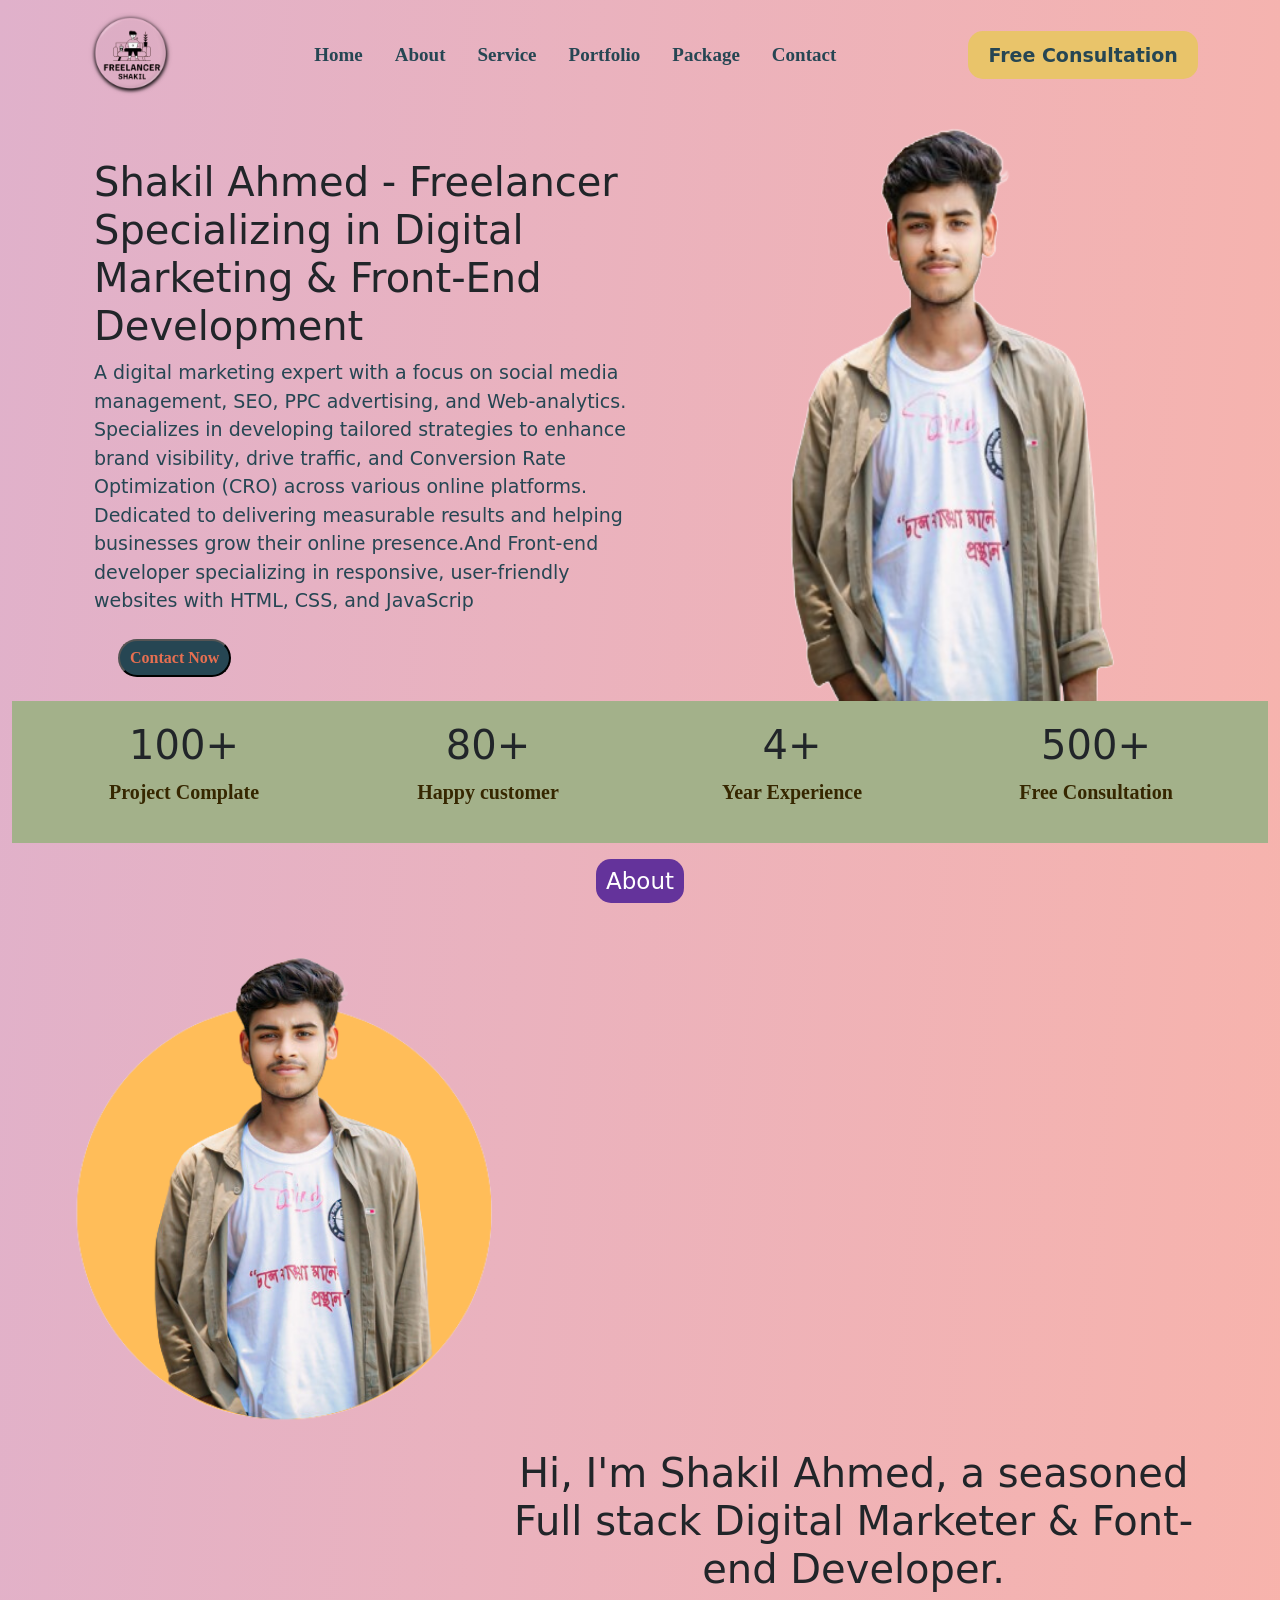
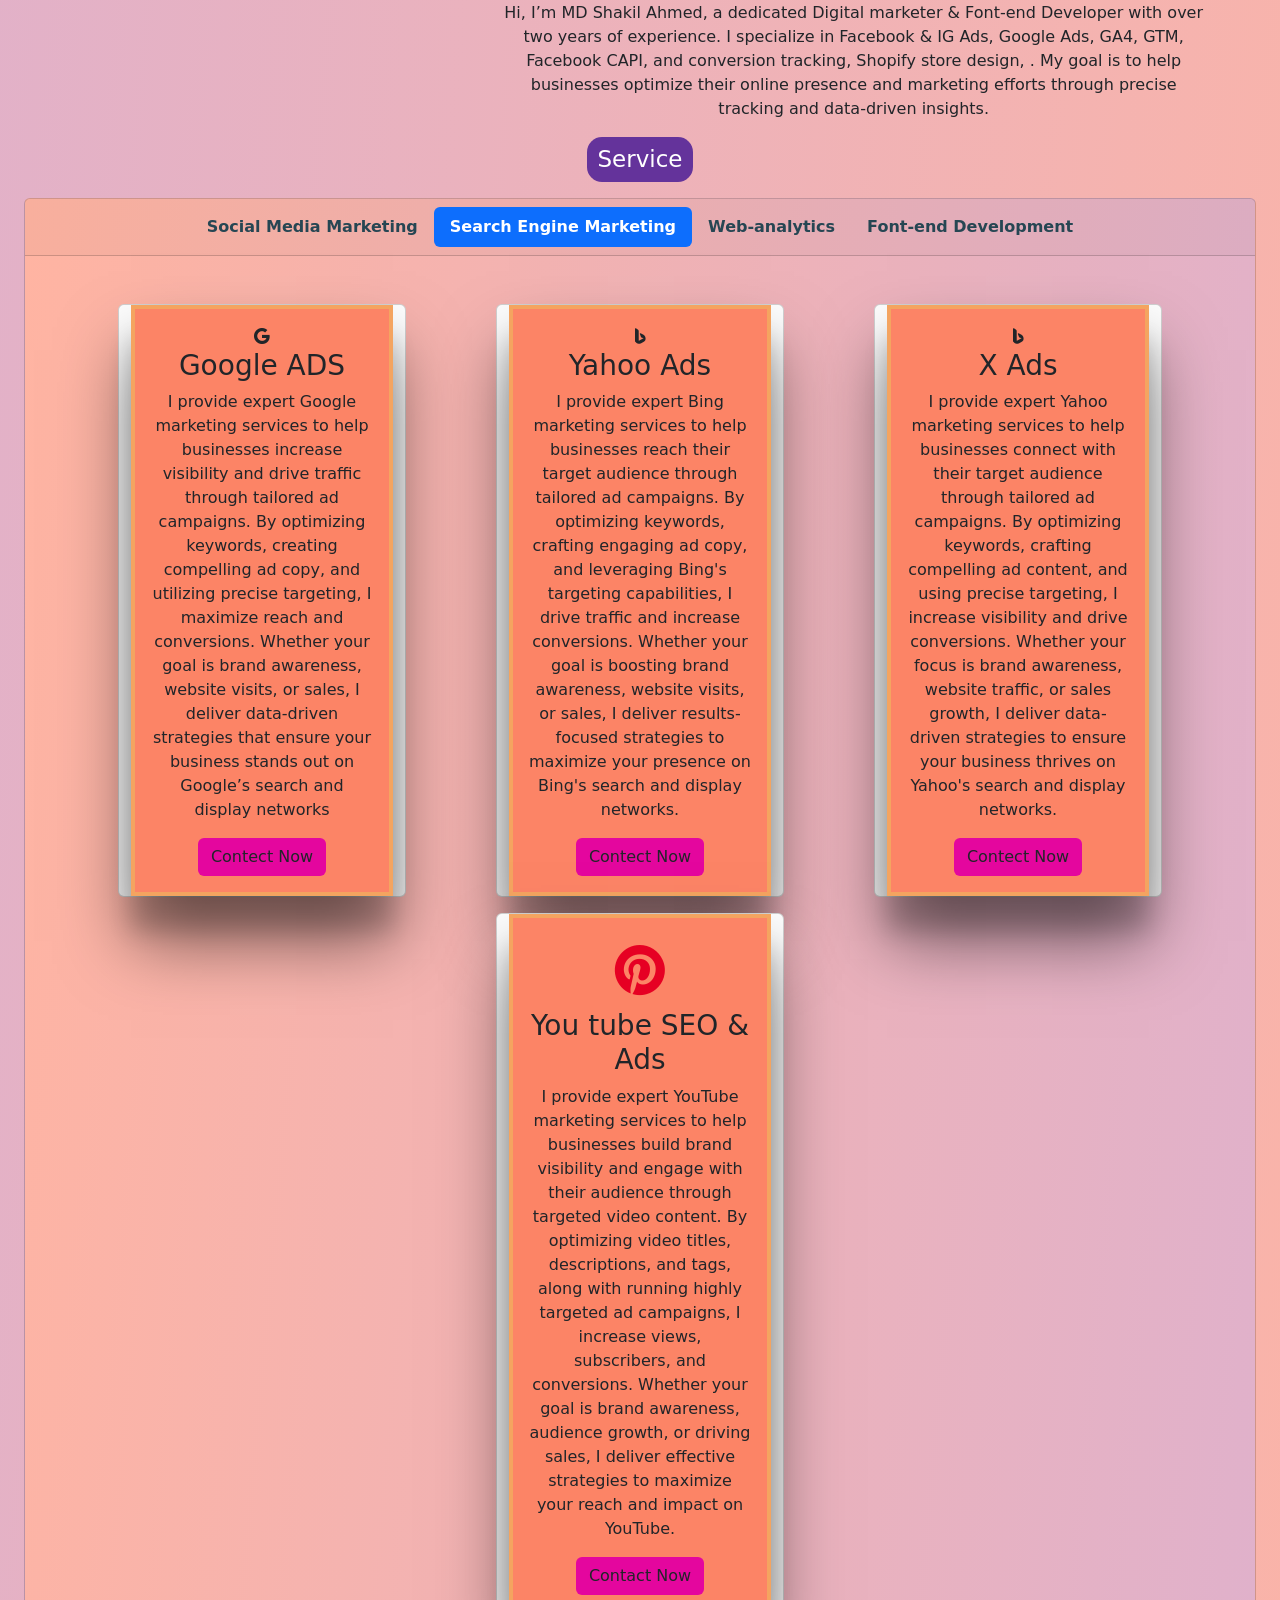
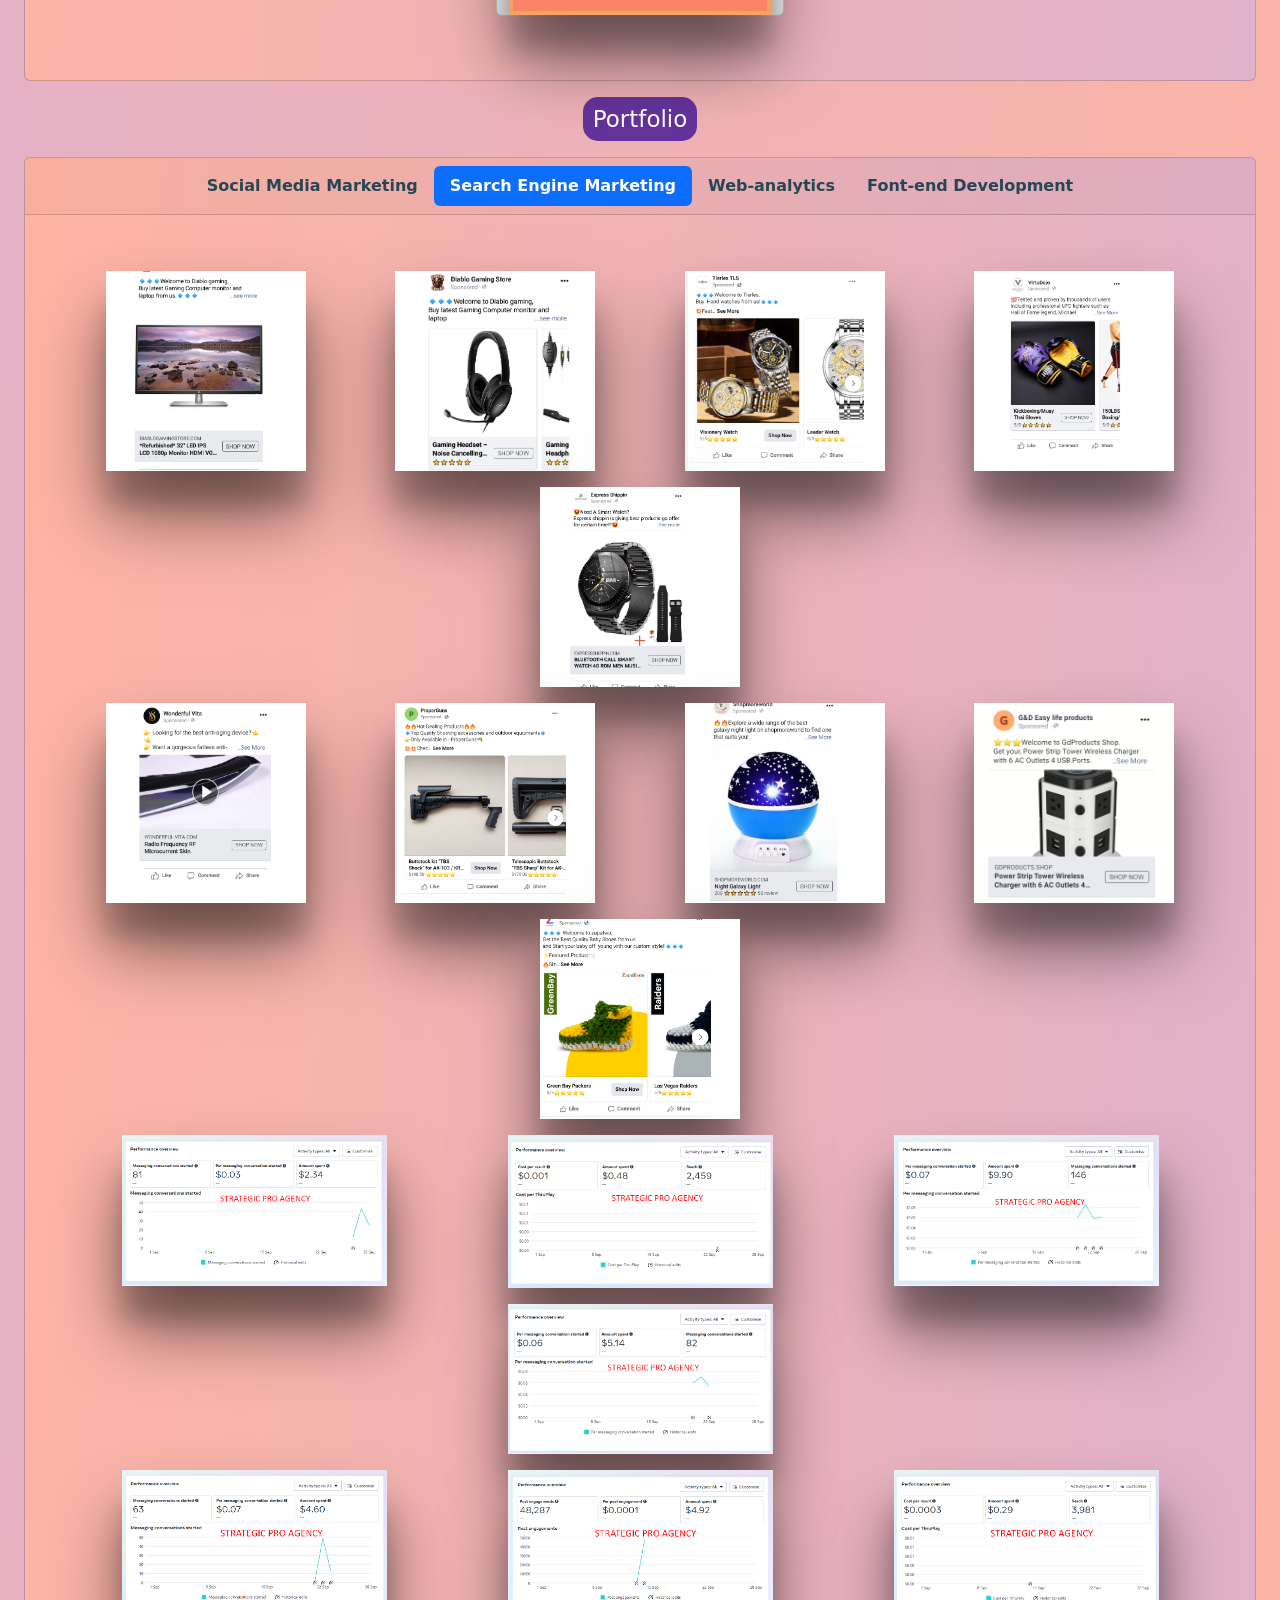
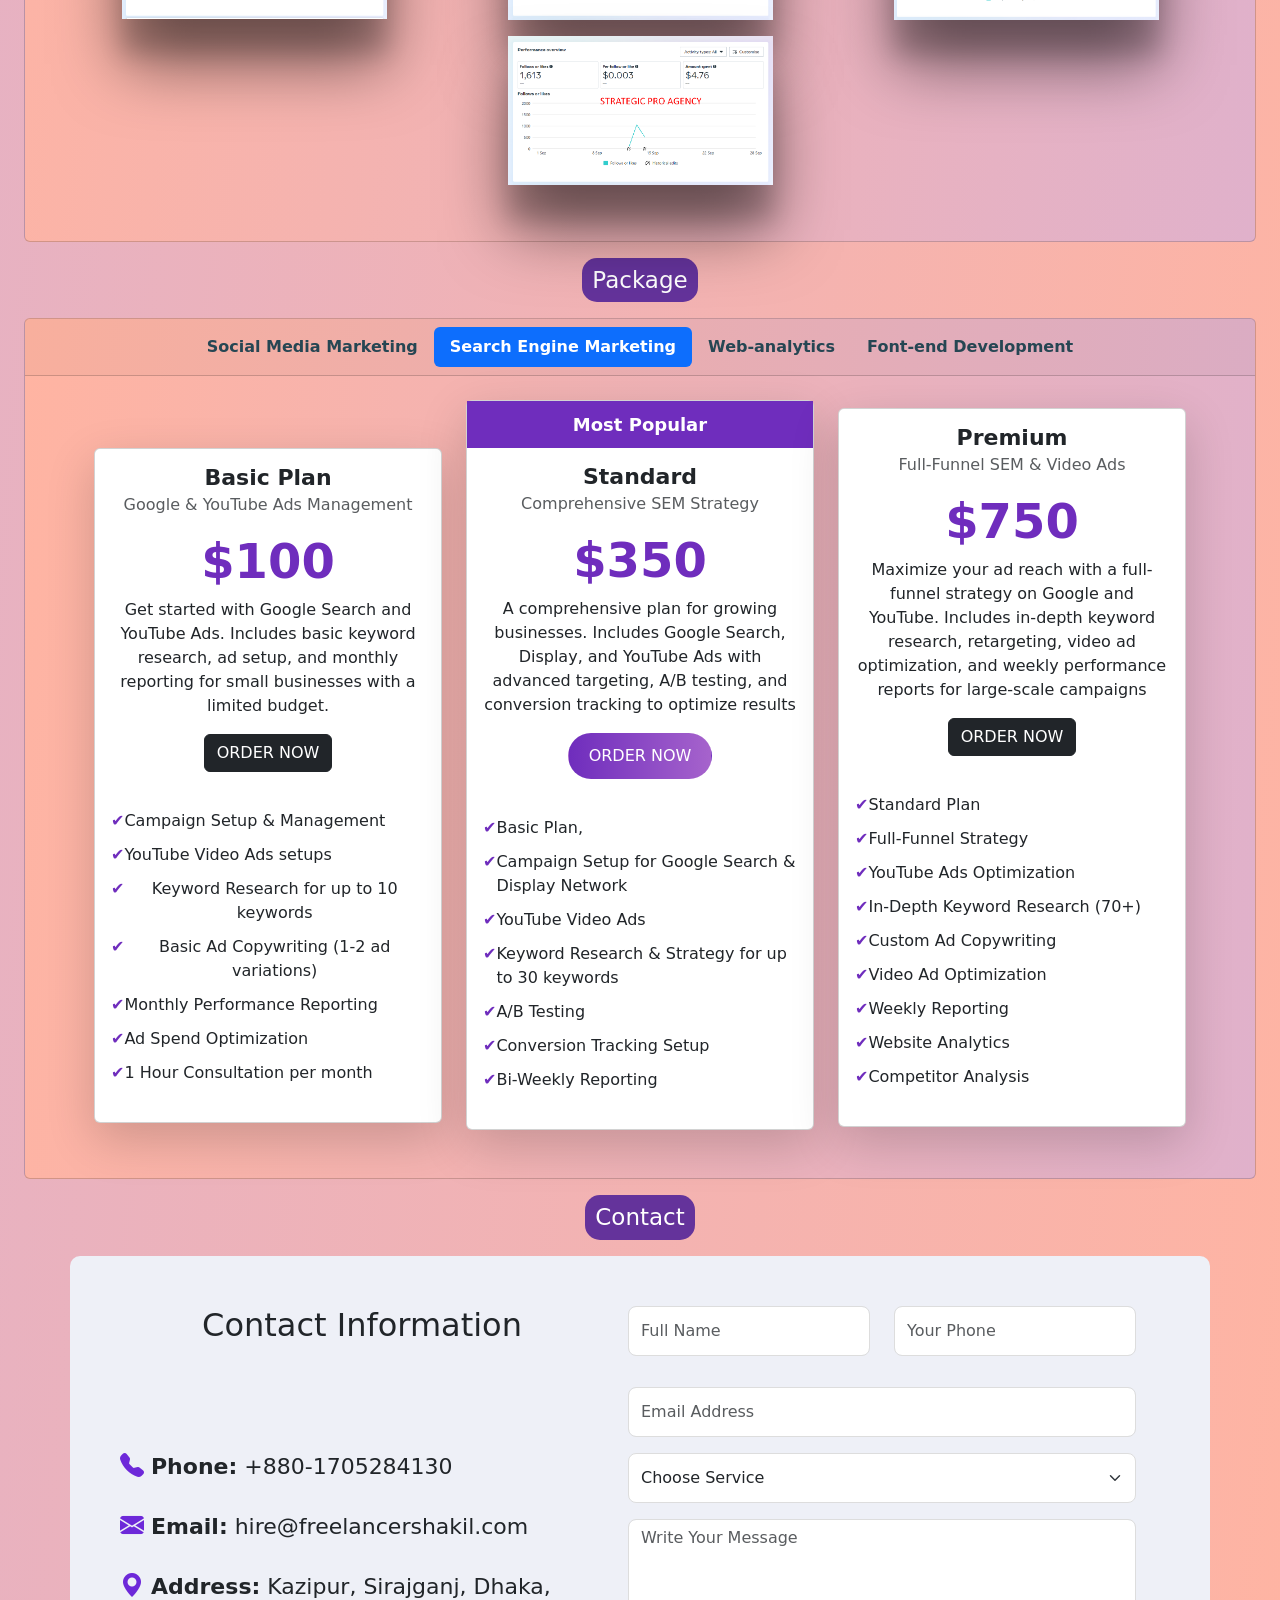
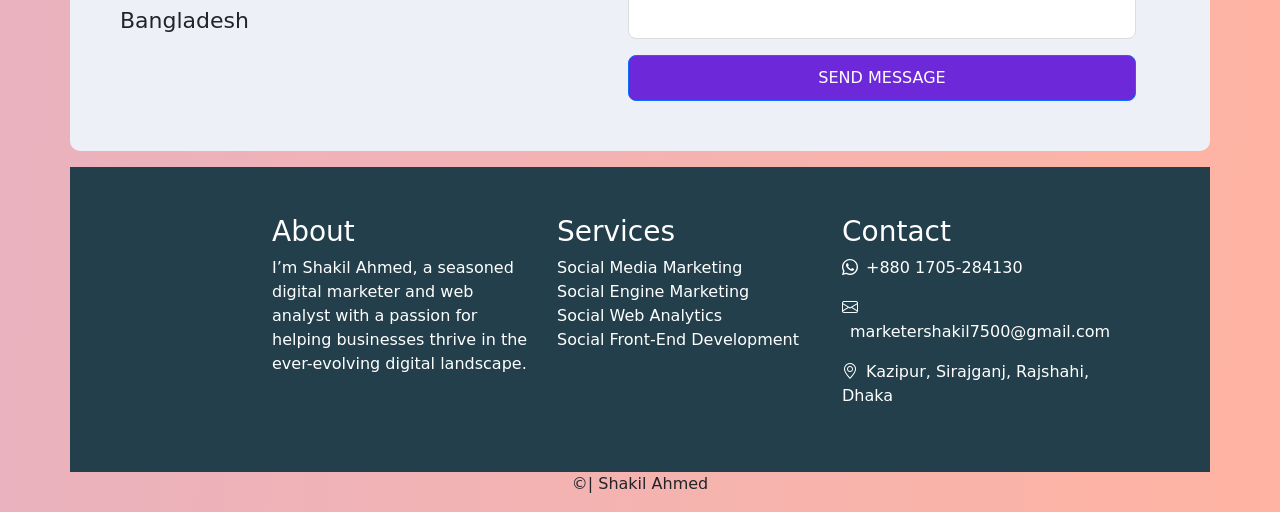
<file: service.html>
<!DOCTYPE html>
<html lang="en">
<head>
    <meta charset="UTF-8">
    <meta name="viewport" content="width=device-width, initial-scale=1.0">
    <title>Freelancer Shakil</title>
    <link rel="stylesheet" href="css/style.css">
    <link rel="icon" type="image/x-icon" href="img/FREELANCER.png">
</head>
<body>
    <div class="container-fluid main">
        <!-- nav ber Start -->
        <section class="container-fluid d-flex h-60 justify-content-around align-items-center">

            <div>
                <img src="img/Untitled design (9).png" alt="logo" width="100px">
            </div>

            <div class="navbar d-none d-xl-block d-xxl-block">
                <ul class="nav menu-item ">
                    <li class="nav-item"><a href="#" class="nav-link">Home</a></li>
                    <li class="nav-item"><a href="#" class="nav-link">About</a></li>
                    <li class="nav-item"><a href="#" class="nav-link">Service</a></li>
                    <li class="nav-item"><a href="#" class="nav-link">Portfolio</a></li>
                    <li class="nav-item"><a href="#" class="nav-link">Package</a></li>
                    <li class="nav-item"><a href="#" class="nav-link">Contact</a></li>
                </ul>
            </div>
           
             <div>
                <button class="menu-button" type="submit"><a href="https://wa.me/+8801705284130" target="_blank">Free Consultation</a></button>
             </div>
            
        </section>
        <!-- menu ber end -->

        <!-- main page start  -->
        <section class="justify-content-evenly container-fluid d-flex">
            <div class="row container-sm">
                <div class="col d-sm-ms-5 mt-5">
                    <h1>Shakil Ahmed - Freelancer Specializing in Digital Marketing & Front-End Development </h1>
                    <span class="details">
                        A digital marketing expert with a focus on social media management, SEO, PPC advertising, and Web-analytics. Specializes in developing tailored strategies to enhance brand visibility, drive traffic, and Conversion Rate Optimization (CRO) across various online platforms. Dedicated to delivering measurable results and helping businesses grow their online presence.And Front-end developer specializing in responsive, user-friendly websites with HTML, CSS, and JavaScrip
                    </span>
                    <button class="contact-button m-4" type="submit"><a href="">Contact Now</a></button>
                </div>
                <div class="col d-flex justify-content-center">
                    <img class="" src="img/Picsart_24-06-25_12-43-22-925-removebg-preview.png" alt="" width="400px">
                </div>
            </div>
        </section>
        <!-- main page end -->
        <!-- project complete section start  -->
        <section class=" container-fluid">
                <div class="row d-flex justify-content-around project-sec">
                    <div class="col col-sm">
                        <h1 class="d-flex justify-content-around ">100+</h1>
                        <p class="d-flex justify-content-around project-sec-fo text-center">Project Complate</p>
                    </div>
                    <div class="col col-sm">
                        <h1 class="d-flex justify-content-around ">80+</h1>
                        <p class="d-flex justify-content-around project-sec-fo text-center">Happy customer</p>
                    </div>
                    <div class="col col-sm">
                        <h1 class="d-flex justify-content-around ">4+</h1>
                        <p class="d-flex justify-content-around project-sec-fo text-center">Year Experience</p>
                    </div>
                    <div class="col col-sm">
                        <h1 class="d-flex justify-content-around ">500+</h1>
                        <p class="d-flex justify-content-around project-sec-fo text-center">Free Consultation</p>
                    </div>
                </div>
            
        </section>
        <!-- project complete section end  -->

        <!-- about section start  -->
         <section class="container-fluid">
            <div class="d-flex justify-content-center m-3">
                <div class="d-inline-flex about-main">About</div>
            </div>
            <div class="row">
                <div class="col d-none d-xl-block d-xxl-block d-lg-block d-md-block  ms-5">
                    <img src="img/shakil.png" alt=""width="420">
                </div>
                <div class="col d-flex d-sm-none justify-content-center">
                    <img src="img/shakil.png" alt=""width="300">
                </div>
                <div class="col col-sm-7 d-flex flex-column justify-content-center container me-sm-5">
                    <h1 class="text-center">Hi, I'm Shakil Ahmed, a seasoned Full stack Digital Marketer & Font-end Developer.</h1>
                    <span class="text-center">Hi, I’m MD Shakil Ahmed, a dedicated Digital marketer & Font-end Developer with over two years of experience. I specialize in Facebook & IG Ads, Google Ads, GA4, GTM, Facebook CAPI, and conversion tracking, Shopify store design, . My goal is to help businesses optimize their online presence and marketing efforts through precise tracking and data-driven insights.</span>
                </div>
            </div>
         </section>
         <!-- about section end  -->

         <!-- service section start  -->
          <section class="container-fluid">
            <div class="d-flex justify-content-center m-3">
                <div class="d-inline-flex about-main">Service</div>
            </div>
            <div>
                <div class="card text-center card-main">
                    <div class="card-header d-flex justify-content-around">
                      <ul class="nav nav-pills card-header-pills">
                        <li class="nav-item">
                          <a class="nav-link nd-nav" href="index.html">Social Media Marketing</a>
                        </li>
                        <li class="nav-item">
                          <a class="nav-link nd-nav active" href="service.html">Search Engine Marketing</a>
                        </li>
                        <li class="nav-item">
                          <a class="nav-link nd-nav" href="#">Web-analytics</a>
                        </li>
                        <li class="nav-item">
                          <a class="nav-link nd-nav" href="#">Font-end Development</a>
                        </li>
                      </ul>
                    </div>
                    <!-- card details  -->
                     
                    <div class="d-flex row justify-content-around m-sm-5">
                        <div class="card text-center mb-3" style="width: 18rem;">
                            <div class="card-body card-color">
                                <i class="bi bi-google"></i>
                              <h3 class="card-title">Google ADS</h3>
                              <p class="card-text">I provide expert Google marketing services to help businesses increase visibility and drive traffic through tailored ad campaigns. By optimizing keywords, creating compelling ad copy, and utilizing precise targeting, I maximize reach and conversions. Whether your goal is brand awareness, website visits, or sales, I deliver data-driven strategies that ensure your business stands out on Google’s search and display networks</p>
                              <a href="https://wa.me/+8801705284130" class="button-color btn" target="_blank">Contect Now</a>
                            </div>
                        </div>
                        <div class="card text-center mb-3" style="width: 18rem;">
                            <div class="card-body card-color">
                                <i class="bi bi-bing"></i>
                              <h3 class="card-title">Yahoo Ads</h3>
                              <p class="card-text">I provide expert Bing marketing services to help businesses reach their target audience through tailored ad campaigns. By optimizing keywords, crafting engaging ad copy, and leveraging Bing's targeting capabilities, I drive traffic and increase conversions. Whether your goal is boosting brand awareness, website visits, or sales, I deliver results-focused strategies to maximize your presence on Bing's search and display networks.</p>
                              <a href="https://wa.me/+8801705284130" class="button-color btn" target="_blank">Contect Now</a>
                            </div>
                        </div>
                        <div class="card text-center mb-3" style="width: 18rem;">
                            <div class="card-body card-color">
                                <i class="bi bi-bing"></i>
                              <h3 class="card-title">X Ads</h3>
                              <p class="card-text">I provide expert Yahoo marketing services to help businesses connect with their target audience through tailored ad campaigns. By optimizing keywords, crafting compelling ad content, and using precise targeting, I increase visibility and drive conversions. Whether your focus is brand awareness, website traffic, or sales growth, I deliver data-driven strategies to ensure your business thrives on Yahoo's search and display networks.</p>
                              <a href="https://wa.me/+8801705284130" class="button-color btn" target="_blank">Contect Now</a>
                            </div>
                        </div>
                        <div class="card text-center mb-3" style="width: 18rem;">
                            <div class="card-body card-color">
                                <i class="bi bi-pinterest"></i>
                              <h3 class="card-title">You tube SEO & Ads</h3>
                              <p class="card-text">
                                I provide expert YouTube marketing services to help businesses build brand visibility and engage with their audience through targeted video content. By optimizing video titles, descriptions, and tags, along with running highly targeted ad campaigns, I increase views, subscribers, and conversions. Whether your goal is brand awareness, audience growth, or driving sales, I deliver effective strategies to maximize your reach and impact on YouTube.</p>
                              <a href="https://wa.me/+8801705284130" class="button-color btn" target="_blank">Contact Now</a>
                            </div>
                        </div>
                    </div>
                </div>
            </div>
          </section>
          <!-- service section end  -->

          <!-- service section strat  -->
           <section class="container-fluid"> 
                <div class="d-flex justify-content-center m-3">
                    <div class="d-inline-flex about-main">Portfolio</div>
                </div>
                
                <div>
                    <div class="card text-center card-main">
                        <div class="card-header d-flex justify-content-around">
                          <ul class="nav nav-pills card-header-pills">
                            <li class="nav-item">
                              <a class="nav-link nd-nav " href="index.html">Social Media Marketing</a>
                            </li>
                            <li class="nav-item">
                              <a class="nav-link nd-nav active" href="service.html">Search Engine Marketing</a>
                            </li>
                            <li class="nav-item">
                              <a class="nav-link nd-nav" href="#">Web-analytics</a>
                            </li>
                            <li class="nav-item">
                              <a class="nav-link nd-nav" href="#">Font-end Development</a>
                            </li>
                          </ul>
                        </div>
                        <div class="m-sm-5">
                            <div class="d-flex row justify-content-center">
                                <div class="col m-2">
                                    <img class="hi" src="img-1/Screenshot_152.png" alt="" width="200px">
                                </div>
                                <div class="col m-2">
                                    <img class="hi" src="img-1/Screenshot_154.png" alt="" width="200px">
                                </div>
                                <div class="col m-2">
                                    <img class="hi" src="img-1/Screenshot_21.png" alt="" width="200px">
                                </div>
                                <div class="col m-2">
                                    <img class="hi" src="img-1/Screenshot_24.png" alt="" width="200px">
                                </div>
                                <div class="col m-2">
                                    <img class="hi" src="img-1/Screenshot_389.png" alt="" width="200px">
                                </div>
                            </div>
                            <div class="d-flex row justify-content-center">
                                <div class="col m-2">
                                    <img class="hi" src="img-1/Screenshot_46.png" alt="" width="200px">
                                </div>
                                <div class="col m-2">
                                    <img class="hi" src="img-1/Screenshot_55.png" alt="" width="200px">
                                </div>
                                <div class="col m-2">
                                    <img class="hi" src="img-1/Screenshot_76.png" alt="" width="200px">
                                </div>
                                <div class="col m-2">
                                    <img class="hi" src="img-1/Screenshot_85.png" alt="" width="200px">
                                </div>
                                <div class="col m-2">
                                    <img class="hi" src="img-1/Screenshot_95.png" alt="" width="200px">
                                </div>
                            </div>
                            <div class="d-flex row justify-content-center ">
                                <div class="col m-2">
                                    <img class="hi" src="img-2/Screenshot_1.png" alt="" width="265px">
                                </div>
                                <div class="col m-2">
                                    <img class="hi" src="img-2/Screenshot_2.png" alt="" width="265px">
                                </div>
                                <div class="col m-2">
                                    <img class="hi" src="img-2/Screenshot_3.png" alt="" width="265px">
                                </div>
                                <div class="col m-2">
                                    <img class="hi" src="img-2/Screenshot_4.png" alt="" width="265px">
                                </div>
                            </div>
                            <div class="d-flex row justify-content-center ">
                                <div class="col m-2">
                                    <img class="hi" src="img-2/Screenshot_5.png" alt="" width="265px">
                                </div>
                                <div class="col m-2">
                                    <img class="hi" src="img-2/Screenshot_6.png" alt="" width="265px">
                                </div>
                                <div class="col m-2">
                                    <img class="hi" src="img-2/Screenshot_7.png" alt="" width="265px">
                                </div>
                                <div class="col m-2">
                                    <img class="hi" src="img-2/Screenshot_8.png" alt="" width="265px">
                                </div>
                            </div>
                        </div>
                    </div>
                </div>
           </section>
           <!-- portfolio section end  -->

           <!-- package section start -->
           <section class="container-fluid">
                <div class="d-flex justify-content-center m-3">
                    <div class="d-inline-flex about-main">Package</div>
                </div>
            
                <div>
                    <div class="card text-center card-main">
                        <div class="card-header d-flex justify-content-around">
                          <ul class="nav nav-pills card-header-pills">
                            <li class="nav-item">
                              <a class="nav-link nd-nav " href="index.html">Social Media Marketing</a>
                            </li>
                            <li class="nav-item">
                              <a class="nav-link nd-nav active" href="service.html">Search Engine Marketing</a>
                            </li>
                            <li class="nav-item">
                              <a class="nav-link nd-nav" href="#">Web-analytics</a>
                            </li>
                            <li class="nav-item">
                              <a class="nav-link nd-nav" href="#">Font-end Development</a>
                            </li>
                          </ul>
                        </div>

                        <div class="container p-sm-4">
                            <div class="row">
                              <!-- Basic Plan -->
                              <div class="col-md-4 mt-5 mb-4">
                                <div class="card shadow-lg">
                                  <div class="card-body text-center">
                                    <h5 class="card-feature-title">Basic Plan</h5>
                                    <p class="card-subtitle mb-3 text-muted"> Google & YouTube Ads Management</p>
                                    <h2 class="card-title-price">$100</h2>
                                    <p class="card-text">Get started with Google Search and YouTube Ads. Includes basic keyword research, ad setup, and monthly reporting for small businesses with a limited budget.</p>
                                    <a href="#" class="btn btn-dark">ORDER NOW</a>
                                  </div>
                                  <div class="card-body">
                                    <ul class="check-list">
                                      <li>Campaign Setup & Management</li>
                                      <li>YouTube Video Ads setups</li>
                                      <li>Keyword Research for up to 10 keywords</li>
                                      <li>Basic Ad Copywriting (1-2 ad variations)</li>
                                      <li>Monthly Performance Reporting</li>
                                      <li>Ad Spend Optimization</li>
                                      <li>1 Hour Consultation per month</li>
                                    </ul>
                                  </div>
                                </div>
                              </div>
                        
                              <!-- Standard Plan -->
                              <div class="col-md-4 mb-4">
                                <div class="card shadow-lg">
                                  <div class="card-header-custom">
                                    Most Popular
                                  </div>
                                  <div class="card-body text-center">
                                    <h5 class="card-feature-title">Standard</h5>
                                    <p class="card-subtitle mb-3 text-muted">Comprehensive SEM Strategy</p>
                                    <h2 class="card-title-price">$350</h2>
                                    <p class="card-text">A comprehensive plan for growing businesses. Includes Google Search, Display, and YouTube Ads with advanced targeting, A/B testing, and conversion tracking to optimize results</p>
                                    <a href="#" class="btn btn-custom">ORDER NOW</a>
                                  </div>
                                  <div class="card-body">
                                    <ul class="check-list">
                                      <li class="text-start">Basic Plan,</li>
                                      <li class="text-start">Campaign Setup for Google Search & Display Network</li>
                                      <li class="text-start">YouTube Video Ads</li>
                                      <li class="text-start">Keyword Research & Strategy for up to 30 keywords</li>
                                      <li class="text-start">A/B Testing</li>
                                      <li class="text-start">Conversion Tracking Setup</li>
                                      <li class="text-start">Bi-Weekly Reporting</li>
                                    </ul>
                                  </div>
                                </div>
                              </div>
                        
                              <!-- Premium Plan -->
                              <div class="col-md-4 mt-2 mb-4">
                                <div class="card shadow-lg">
                                  <div class="card-body text-center">
                                    <h5 class="card-feature-title">Premium</h5>
                                    <p class="card-subtitle mb-3 text-muted">Full-Funnel SEM & Video Ads</p>
                                    <h2 class="card-title-price">$750</h2>
                                    <p class="card-text">Maximize your ad reach with a full-funnel strategy on Google and YouTube. Includes in-depth keyword research, retargeting, video ad optimization, and weekly performance reports for large-scale campaigns</p>
                                    <a href="#" class="btn btn-dark">ORDER NOW</a>
                                  </div>
                                  <div class="card-body">
                                    <ul class="check-list">
                                      <li class="text-start">Standard Plan</li>
                                      <li class="text-start">Full-Funnel Strategy</li>
                                      <li class="text-start">YouTube Ads Optimization</li>
                                      <li class="text-start">In-Depth Keyword Research (70+)</li>
                                      <li class="text-start">Custom Ad Copywriting</li>
                                      <li class="text-start">Video Ad Optimization</li>
                                      <li class="text-start">Weekly Reporting</li>
                                      <li class="text-start">Website Analytics</li>
                                      <li class="text-start">Competitor Analysis</li>
                                    </ul>
                                  </div>
                                </div>
                              </div>
                            </div>
                        </div>
                </div>
           </section>
           <!-- package section end  -->

           <!-- contact section start  -->
            <section>
                <div class="d-flex justify-content-center m-3">
                    <div class="d-inline-flex about-main">Contact</div>
                </div>
                <div class="container  mt-3 contact-section">
                    <div class="row">
                        <div class="col-md-6 row">
                            <h2 class="d-flex justify-content-center">Contact Information</h2>
                            <div class="contact-details mt-4 mb-3">
                                <p class="mt-4"><i class="bi bi-telephone-fill"></i> <strong>Phone:</strong> +880-1705284130</p>
                                <p class="mt-4"><i class="bi bi-envelope-fill"></i> <strong>Email:</strong> hire@freelancershakil.com</p>
                                <p class="mt-4"><i class="bi bi-geo-alt-fill"></i> <strong>Address:</strong> Kazipur, Sirajganj, Dhaka, Bangladesh</p>
                            </div>
                        </div>
                        <div class="col-md-6">
                            <form class="contact-form">
                                <div class="row">
                                    <div class="col-md-6 mb-3">
                                        <input type="text" class="form-control" placeholder="Full Name" required>
                                    </div>
                                    <div class="col-md-6 mb-3">
                                        <input type="text" class="form-control" placeholder="Your Phone" required>
                                    </div>
                                </div>
                                <div class="mb-3">
                                    <input type="email" class="form-control" placeholder="Email Address" required>
                                </div>
                                <div class="mb-3">
                                    <select class="form-select" required>
                                        <option selected disabled>Choose Service</option>
                                        <option>Social Media Marketing</option>
                                        <option>Facebook Ads Management</option>
                                        <option>Web-Analytics</option>
                                        <option>Web Design</option>
                                    </select>
                                </div>
                                <div class="mb-3">
                                    <textarea class="form-control" rows="4" placeholder="Write Your Message"></textarea>
                                </div>
                                <button type="submit" class="btn btn-primary w-100">SEND MESSAGE</button>
                            </form>
                        </div>
                    </div>
                </div>
            </section>
           <!-- contact page end  -->

           <section class="bg-color container  pb-5 mt-3">
            <div class="row pt-5">
                <div class="col-md-2"></div>
                <div class="col-md-3">
                    <h3>About</h3>
                    <p>I’m Shakil Ahmed, a seasoned digital marketer and web analyst with a passion for helping businesses thrive in the ever-evolving digital landscape.</p>
                </div>
                <div class="col-md-3">
                    <h3>Services</h3>
                    <ul class="list-unstyled">
                        <li>Social Media Marketing</li>
                        <li>Social Engine Marketing</li>
                        <li>Social Web Analytics</li>
                        <li>Social Front-End Development</li>
                    </ul>
                </div>
                <div class="col-md-3">
                    <h3>Contact</h3>
                    <p><i class="bi bi-whatsapp"></i><span class="ms-2">+880 1705-284130</span></p>
                    <p><i class="bi bi-envelope"></i><span class="ms-2">marketershakil7500@gmail.com</span></p>
                    <p><i class="bi bi-geo-alt"></i><span class="ms-2">Kazipur, Sirajganj, Rajshahi, Dhaka</span></p>
                </div>
                <div class="col-md-2"></div>
            </div>
        </section>
        <div class="d-flex justify-content-center pb-3">©️| Shakil Ahmed</div>
    </div>
</body>
</html>
</file>
<file: css/style.css>
@import url("https://cdn.jsdelivr.net/npm/bootstrap@5.3.3/dist/css/bootstrap.min.css");
@import url("https://cdn.jsdelivr.net/npm/bootstrap@5.3.3/dist/js/bootstrap.bundle.min.js");
@import url("https://cdn.jsdelivr.net/npm/bootstrap-icons@1.11.3/font/bootstrap-icons.min.css");

.main{
    background:  linear-gradient(95deg, #e0b1cb 0%, #ffb4a2 100%);
}
.h-60{
    height: 110px;
}


.menu-item .nav-item .nav-link{
    font-size: 19px;
    color: #264653;
    font-weight: bold;
    font-family: Georgia, 'Times New Roman', Times, serif;
}
.menu-item .nav-item:hover{
    background: #264653;
    color: #e76f51;
    border-radius: 20px;
}

.menu-item .nav-item .nav-link:hover{
    color: #e9c46a;
}

.menu-button{
    padding: 10px 20px;
    background-color: #e9c46a;
    border-radius: 15px;
    border: none;
}

.menu-button a{
    font-size: 19px;
    text-decoration: none;
    color: #264653;
    font-weight: bold;
    
}
.menu-button:hover,
.menu-button a:hover{
    background-color: #e76f51;
    color: #e9c46a;
}

.details{
    font-size: 19px;
    color:#264653;
    font-weight: 500;
}


.contact-button{
    padding: 5px 10px;
    background-color: #264653;
    border-radius: 20px;
}
.contact-button a{
    color: #e76f51;
    text-decoration: none;
    font-family: Georgia, 'Times New Roman', Times, serif;
    font-weight: 700;
}

.contact-button:hover{
    background-color: #2a9d8f;
}

.project-sec{
    background: #a3b18a;
    padding: 20px;
}

.project-sec-fo{
    font-family: Georgia, 'Times New Roman', Times, serif;
    font-weight: 700;
    color: #362700;
    font-size: 20px;
}

.about-main{
    font-size: 23px;
    background: #64339b;
    color:#ffffff;
    border-radius: 15px;
    padding: 5px 10px;
}

.bi-facebook{
    font-size: 50px;
    color: rgb(67, 67, 238);
}

.bi-instagram{
    font-size: 50px;
    color:#df40ac;
}

.bi-twitter-x{
    font-size: 50px;
}

.bi-pinterest{
    font-size: 50px;
    color: #e60023;
}
.button-color{
    background-color: #e4069e;
    font-weight: 500;
}
.button-color:hover{
    background-color: #fc74d1;
    font-weight: 700;
}

.card-color{
    background: #fc8466;
    box-shadow: 0 45px 65px rgba(0,0,0,0.50), 0 35px 22px rgba(0,0,0,0.16);
    border: 4px solid sandybrown;
}

.card-main{
    background: linear-gradient(95deg,#ffb4a2  0%, #e0b1cb 100%);
}
.nd-nav{
    color: #264653;
    font-weight: bold;
}

.hi{
    box-shadow: 0 45px 65px rgba(0,0,0,0.50), 0 35px 22px rgba(0,0,0,0.16) ;
}
.card-header-custom {
    background-color: #6f2dbd;
    color: white;
    font-size: 18px;
    font-weight: bold;
    padding: 10px 0;
    text-align: center;
  }

  .card-title-price {
    color: #6f2dbd;
    font-size: 48px;
    font-weight: bold;
  }

  .btn-custom {
    background: linear-gradient(90deg, #6f2dbd, #a663cc);
    color: white;
    border-radius: 30px;
    font-size: 16px;
    padding: 10px 20px;
  }

  .btn-custom:hover {
    background: linear-gradient(90deg, #5d23a5, #9452c2);
  }

  .check-list {
    list-style: none;
    padding-left: 0;
  }

  .check-list li {
    display: flex;
    justify-content: start;
    padding: 5px 0;
  }

  .check-list li::before {
    content: "✔";
    color: #6f2dbd;
    font-size: 16px;
    
  }

  .card-feature-title {
    font-size: 22px;
    font-weight: bold;
    margin-bottom: 5px;
  }
  
  .highlighted {
    background-color: #6f2dbd;
    color: white;
  }

  .contact-section {
    padding: 50px;
    background-color: #eef0f7;
    border-radius: 10px;
}
.contact-details i {
    font-size: 24px;
    color: #6d28d9;
}
.contact-details p {
    margin: 0;
    font-size: 22px;
}
.contact-form input, .contact-form select, .contact-form textarea {
    margin-bottom: 15px;
    border-radius: 8px;
    border: 1px solid #ddd;
}
.contact-form button {
    background-color: #6d28d9;
    color: white;
    border-radius: 8px;
    padding: 10px;
}
.contact-form button:hover {
    background-color: #5a21ba;
}
.form-control, .form-select {
    height: 50px;
    font-size: 16px;
}
textarea.form-control {
    resize: none;
    height: 120px;
}
.bg-color{
    background: #223f4b;
    color: #ffffff;
}
</file>
